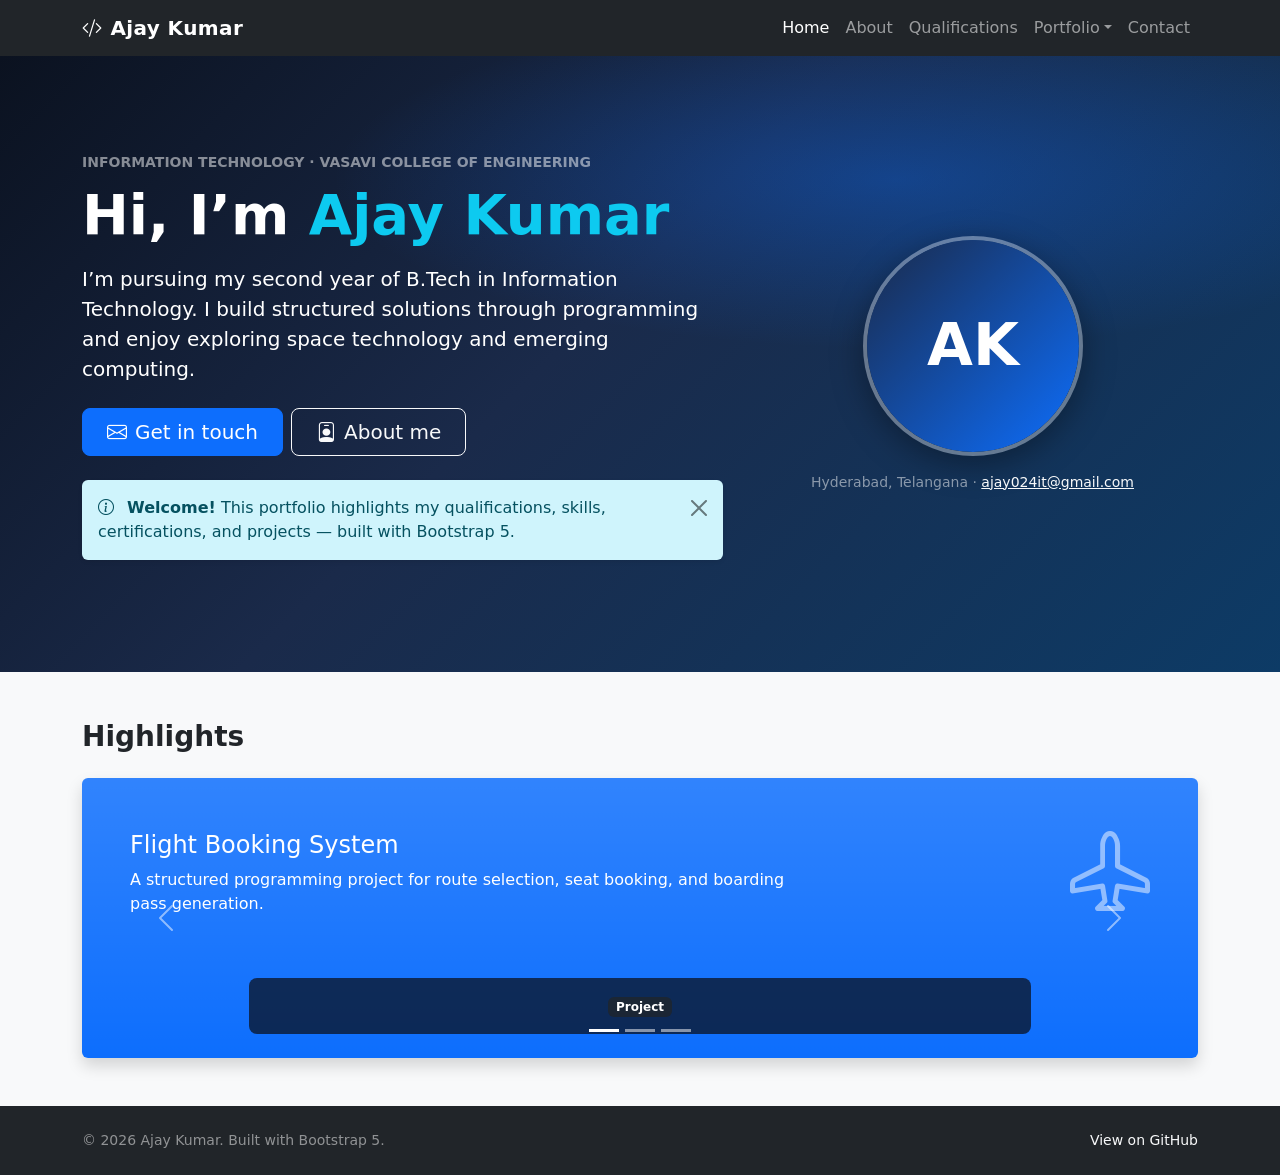
<file: index.html>
<!DOCTYPE html>
<html lang="en">
<head>
  <meta charset="UTF-8">
  <meta name="viewport" content="width=device-width, initial-scale=1">
  <title>Ajay Kumar | Home</title>
  <link href="https://cdn.jsdelivr.net/npm/bootstrap@5.3.3/dist/css/bootstrap.min.css" rel="stylesheet">
  <link rel="stylesheet" href="https://cdn.jsdelivr.net/npm/bootstrap-icons@1.11.3/font/bootstrap-icons.min.css">
  <link href="css/style.css" rel="stylesheet">
</head>
<body>
  <nav class="navbar navbar-expand-lg navbar-dark bg-dark sticky-top">
    <div class="container">
      <a class="navbar-brand" href="index.html"><i class="bi bi-code-slash me-2"></i>Ajay Kumar</a>
      <button class="navbar-toggler" type="button" data-bs-toggle="collapse" data-bs-target="#mainNav" aria-controls="mainNav" aria-expanded="false" aria-label="Toggle navigation">
        <span class="navbar-toggler-icon"></span>
      </button>
      <div class="collapse navbar-collapse" id="mainNav">
        <ul class="navbar-nav ms-auto mb-2 mb-lg-0">
          <li class="nav-item"><a class="nav-link active" aria-current="page" href="index.html">Home</a></li>
          <li class="nav-item"><a class="nav-link" href="about.html">About</a></li>
          <li class="nav-item"><a class="nav-link" href="qualifications.html">Qualifications</a></li>
          <li class="nav-item dropdown">
            <a class="nav-link dropdown-toggle" href="#" id="portfolioDropdown" role="button" data-bs-toggle="dropdown" aria-expanded="false">Portfolio</a>
            <ul class="dropdown-menu dropdown-menu-end" aria-labelledby="portfolioDropdown">
              <li><a class="dropdown-item" href="skills.html"><i class="bi bi-graph-up-arrow me-2"></i>Skills</a></li>
              <li><a class="dropdown-item" href="certifications.html"><i class="bi bi-award me-2"></i>Certifications</a></li>
            </ul>
          </li>
          <li class="nav-item"><a class="nav-link" href="contact.html">Contact</a></li>
        </ul>
      </div>
    </div>
  </nav>

  <header class="hero-section py-5">
    <div class="container hero-content py-lg-5">
      <div class="row align-items-center g-4">
        <div class="col-lg-7">
          <p class="text-uppercase small text-white-50 mb-2 fw-semibold letter-spacing">Information Technology · Vasavi College of Engineering</p>
          <h1 class="display-4 fw-bold mb-3">Hi, I’m <span class="text-info">Ajay Kumar</span></h1>
          <p class="lead text-white-75 mb-4">
            I’m pursuing my second year of B.Tech in Information Technology. I build structured solutions through programming and enjoy exploring space technology and emerging computing.
          </p>
          <div class="d-flex flex-wrap gap-2 mb-4">
            <a class="btn btn-primary btn-lg px-4" href="contact.html"><i class="bi bi-envelope me-2"></i>Get in touch</a>
            <a class="btn btn-outline-light btn-lg px-4" href="about.html"><i class="bi bi-person-badge me-2"></i>About me</a>
          </div>
          <div class="alert alert-info alert-dismissible fade show shadow-sm border-0" role="alert">
            <i class="bi bi-info-circle me-2"></i>
            <strong>Welcome!</strong> This portfolio highlights my qualifications, skills, certifications, and projects — built with Bootstrap 5.
            <button type="button" class="btn-close" data-bs-dismiss="alert" aria-label="Close"></button>
          </div>
        </div>
        <div class="col-lg-5 text-center">
          <img src="assets/avatar.svg" alt="Ajay Kumar" class="img-fluid rounded-circle profile-ring" width="220" height="220">
          <p class="mt-3 mb-0 text-white-50 small">Hyderabad, Telangana · <a class="link-light" href="mailto:ajay024it@gmail.com">ajay024it@gmail.com</a></p>
        </div>
      </div>
    </div>
  </header>

  <main class="py-5 bg-light">
    <div class="container">
      <h2 class="h3 fw-bold mb-4 text-dark">Highlights</h2>
      <div id="homeCarousel" class="carousel slide carousel-fade shadow rounded overflow-hidden" data-bs-ride="carousel">
        <div class="carousel-indicators">
          <button type="button" data-bs-target="#homeCarousel" data-bs-slide-to="0" class="active" aria-current="true" aria-label="Slide 1"></button>
          <button type="button" data-bs-target="#homeCarousel" data-bs-slide-to="1" aria-label="Slide 2"></button>
          <button type="button" data-bs-target="#homeCarousel" data-bs-slide-to="2" aria-label="Slide 3"></button>
        </div>
        <div class="carousel-inner">
          <div class="carousel-item active">
            <div class="bg-primary bg-gradient p-5 text-white" style="min-height: 280px;">
              <div class="row align-items-center h-100">
                <div class="col-md-8">
                  <h3 class="h4">Flight Booking System</h3>
                  <p class="mb-0">A structured programming project for route selection, seat booking, and boarding pass generation.</p>
                </div>
                <div class="col-md-4 text-md-end d-none d-md-block"><i class="bi bi-airplane display-1 opacity-50"></i></div>
              </div>
            </div>
            <div class="carousel-caption d-none d-md-block">
              <span class="badge bg-dark bg-opacity-75">Project</span>
            </div>
          </div>
          <div class="carousel-item">
            <div class="bg-success bg-gradient p-5 text-white" style="min-height: 280px;">
              <div class="row align-items-center h-100">
                <div class="col-md-8">
                  <h3 class="h4">OrionOS</h3>
                  <p class="mb-0">AI-powered intelligent desktop companion with voice, automation, computer vision, and personalized assistance.</p>
                </div>
                <div class="col-md-4 text-md-end d-none d-md-block"><i class="bi bi-robot display-1 opacity-50"></i></div>
              </div>
            </div>
            <div class="carousel-caption d-none d-md-block">
              <span class="badge bg-dark bg-opacity-75">Project</span>
            </div>
          </div>
          <div class="carousel-item">
            <div class="bg-secondary bg-gradient p-5 text-white" style="min-height: 280px;">
              <div class="row align-items-center h-100">
                <div class="col-md-8">
                  <h3 class="h4">Intelligent Pricing System</h3>
                  <p class="mb-0">Java Swing application with Oracle database for dynamic pricing optimization and inventory management.</p>
                </div>
                <div class="col-md-4 text-md-end d-none d-md-block"><i class="bi bi-currency-rupee display-1 opacity-50"></i></div>
              </div>
            </div>
            <div class="carousel-caption d-none d-md-block">
              <span class="badge bg-dark bg-opacity-75">Project</span>
            </div>
          </div>
        </div>
        <button class="carousel-control-prev" type="button" data-bs-target="#homeCarousel" data-bs-slide="prev">
          <span class="carousel-control-prev-icon" aria-hidden="true"></span>
          <span class="visually-hidden">Previous</span>
        </button>
        <button class="carousel-control-next" type="button" data-bs-target="#homeCarousel" data-bs-slide="next">
          <span class="carousel-control-next-icon" aria-hidden="true"></span>
          <span class="visually-hidden">Next</span>
        </button>
      </div>
    </div>
  </main>

  <footer class="bg-dark text-white-50 py-4 mt-0">
    <div class="container small d-flex flex-column flex-md-row justify-content-between align-items-center gap-2">
      <span>© <span id="y"></span> Ajay Kumar. Built with Bootstrap 5.</span>
      <span><a class="link-light text-decoration-none" href="https://github.com/ajay-02-06/portfolio" target="_blank" rel="noopener">View on GitHub</a></span>
    </div>
  </footer>

  <script src="https://cdn.jsdelivr.net/npm/bootstrap@5.3.3/dist/js/bootstrap.bundle.min.js"></script>
  <script>document.getElementById("y").textContent = new Date().getFullYear();</script>
</body>
</html>
</file>
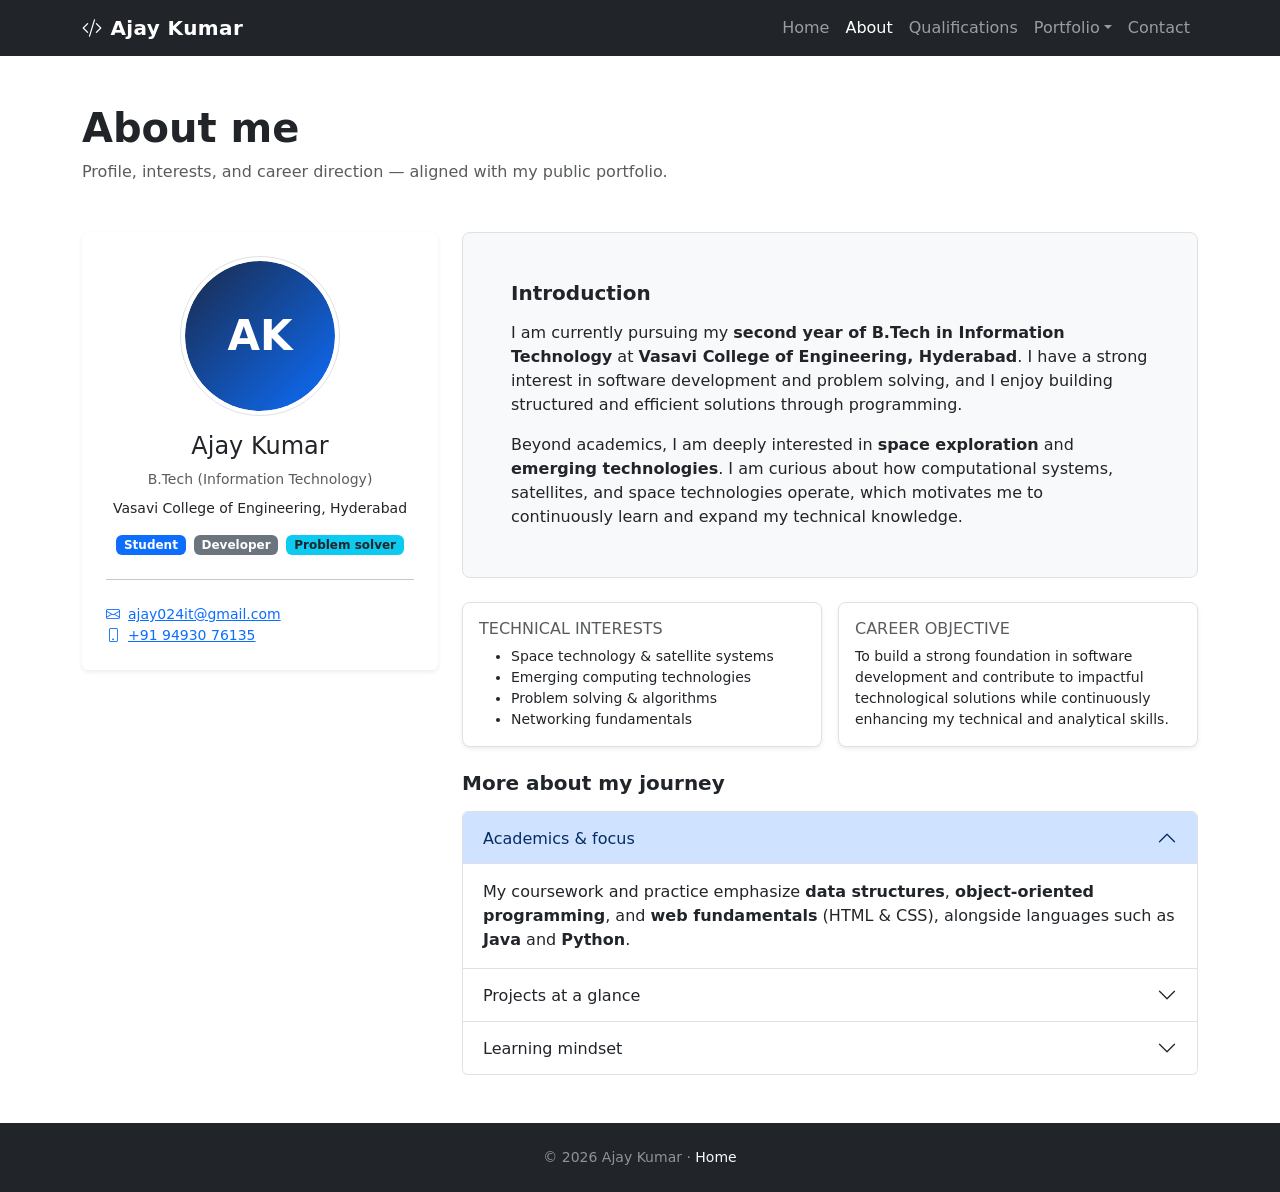
<file: about.html>
<!DOCTYPE html>
<html lang="en">
<head>
  <meta charset="UTF-8">
  <meta name="viewport" content="width=device-width, initial-scale=1">
  <title>About | Ajay Kumar</title>
  <link href="https://cdn.jsdelivr.net/npm/bootstrap@5.3.3/dist/css/bootstrap.min.css" rel="stylesheet">
  <link rel="stylesheet" href="https://cdn.jsdelivr.net/npm/bootstrap-icons@1.11.3/font/bootstrap-icons.min.css">
  <link href="css/style.css" rel="stylesheet">
</head>
<body>
  <nav class="navbar navbar-expand-lg navbar-dark bg-dark sticky-top">
    <div class="container">
      <a class="navbar-brand" href="index.html"><i class="bi bi-code-slash me-2"></i>Ajay Kumar</a>
      <button class="navbar-toggler" type="button" data-bs-toggle="collapse" data-bs-target="#mainNav" aria-controls="mainNav" aria-expanded="false" aria-label="Toggle navigation">
        <span class="navbar-toggler-icon"></span>
      </button>
      <div class="collapse navbar-collapse" id="mainNav">
        <ul class="navbar-nav ms-auto mb-2 mb-lg-0">
          <li class="nav-item"><a class="nav-link" href="index.html">Home</a></li>
          <li class="nav-item"><a class="nav-link active" aria-current="page" href="about.html">About</a></li>
          <li class="nav-item"><a class="nav-link" href="qualifications.html">Qualifications</a></li>
          <li class="nav-item dropdown">
            <a class="nav-link dropdown-toggle" href="#" id="portfolioDropdown" role="button" data-bs-toggle="dropdown" aria-expanded="false">Portfolio</a>
            <ul class="dropdown-menu dropdown-menu-end" aria-labelledby="portfolioDropdown">
              <li><a class="dropdown-item" href="skills.html"><i class="bi bi-graph-up-arrow me-2"></i>Skills</a></li>
              <li><a class="dropdown-item" href="certifications.html"><i class="bi bi-award me-2"></i>Certifications</a></li>
            </ul>
          </li>
          <li class="nav-item"><a class="nav-link" href="contact.html">Contact</a></li>
        </ul>
      </div>
    </div>
  </nav>

  <main class="py-5">
    <div class="container">
      <h1 class="display-6 fw-bold mb-2">About me</h1>
      <p class="text-muted mb-5">Profile, interests, and career direction — aligned with my public portfolio.</p>

      <div class="row g-4 align-items-start">
        <div class="col-lg-4">
          <div class="card shadow-sm border-0 h-100">
            <div class="card-body text-center p-4">
              <img src="assets/avatar.svg" alt="Ajay Kumar" class="rounded-circle img-thumbnail mb-3" width="160" height="160">
              <h2 class="h4 card-title">Ajay Kumar</h2>
              <p class="text-muted small mb-2">B.Tech (Information Technology)</p>
              <p class="small mb-3">Vasavi College of Engineering, Hyderabad</p>
              <div class="d-flex justify-content-center gap-2 flex-wrap">
                <span class="badge text-bg-primary">Student</span>
                <span class="badge text-bg-secondary">Developer</span>
                <span class="badge text-bg-info text-dark">Problem solver</span>
              </div>
              <hr class="my-4">
              <p class="small text-start mb-0">
                <i class="bi bi-envelope me-2 text-primary"></i><a href="mailto:ajay024it@gmail.com">ajay024it@gmail.com</a><br>
                <i class="bi bi-phone me-2 text-primary"></i><a href="tel:+919493076135">+91 94930 76135</a>
              </p>
            </div>
          </div>
        </div>
        <div class="col-lg-8">
          <div class="p-4 p-md-5 bg-light rounded-3 border mb-4">
            <h3 class="h5 fw-bold mb-3">Introduction</h3>
            <p class="mb-3">
              I am currently pursuing my <strong>second year of B.Tech in Information Technology</strong> at <strong>Vasavi College of Engineering, Hyderabad</strong>. I have a strong interest in software development and problem solving, and I enjoy building structured and efficient solutions through programming.
            </p>
            <p class="mb-0">
              Beyond academics, I am deeply interested in <strong>space exploration</strong> and <strong>emerging technologies</strong>. I am curious about how computational systems, satellites, and space technologies operate, which motivates me to continuously learn and expand my technical knowledge.
            </p>
          </div>

          <div class="row g-3 mb-4">
            <div class="col-md-6">
              <div class="border rounded-3 p-3 h-100 bg-white shadow-sm">
                <h4 class="h6 text-uppercase text-muted mb-2">Technical interests</h4>
                <ul class="mb-0 small">
                  <li>Space technology &amp; satellite systems</li>
                  <li>Emerging computing technologies</li>
                  <li>Problem solving &amp; algorithms</li>
                  <li>Networking fundamentals</li>
                </ul>
              </div>
            </div>
            <div class="col-md-6">
              <div class="border rounded-3 p-3 h-100 bg-white shadow-sm">
                <h4 class="h6 text-uppercase text-muted mb-2">Career objective</h4>
                <p class="small mb-0">
                  To build a strong foundation in software development and contribute to impactful technological solutions while continuously enhancing my technical and analytical skills.
                </p>
              </div>
            </div>
          </div>

          <h3 class="h5 fw-bold mb-3">More about my journey</h3>
          <div class="accordion" id="aboutAccordion">
            <div class="accordion-item">
              <h2 class="accordion-header" id="headingOne">
                <button class="accordion-button" type="button" data-bs-toggle="collapse" data-bs-target="#collapseOne" aria-expanded="true" aria-controls="collapseOne">
                  Academics &amp; focus
                </button>
              </h2>
              <div id="collapseOne" class="accordion-collapse collapse show" aria-labelledby="headingOne" data-bs-parent="#aboutAccordion">
                <div class="accordion-body">
                  My coursework and practice emphasize <strong>data structures</strong>, <strong>object-oriented programming</strong>, and <strong>web fundamentals</strong> (HTML &amp; CSS), alongside languages such as <strong>Java</strong> and <strong>Python</strong>.
                </div>
              </div>
            </div>
            <div class="accordion-item">
              <h2 class="accordion-header" id="headingTwo">
                <button class="accordion-button collapsed" type="button" data-bs-toggle="collapse" data-bs-target="#collapseTwo" aria-expanded="false" aria-controls="collapseTwo">
                  Projects at a glance
                </button>
              </h2>
              <div id="collapseTwo" class="accordion-collapse collapse" aria-labelledby="headingTwo" data-bs-parent="#aboutAccordion">
                <div class="accordion-body">
                  <ul class="mb-0">
                    <li><strong>Flight Booking System</strong> — route selection, seats, boarding passes.</li>
                    <li><strong>NGO Donation System</strong> — donation tracking and records.</li>
                    <li><strong>VCE Chatbot</strong> — academic and campus information for Vasavi students.</li>
                  </ul>
                </div>
              </div>
            </div>
            <div class="accordion-item">
              <h2 class="accordion-header" id="headingThree">
                <button class="accordion-button collapsed" type="button" data-bs-toggle="collapse" data-bs-target="#collapseThree" aria-expanded="false" aria-controls="collapseThree">
                  Learning mindset
                </button>
              </h2>
              <div id="collapseThree" class="accordion-collapse collapse" aria-labelledby="headingThree" data-bs-parent="#aboutAccordion">
                <div class="accordion-body">
                  I enjoy turning complex problems into clear steps — whether in code, coursework, or exploring how networks and space systems work. Certifications from <strong>NPTEL</strong> and <strong>Cisco Networking Academy</strong> complement my formal degree.
                </div>
              </div>
            </div>
          </div>
        </div>
      </div>
    </div>
  </main>

  <footer class="bg-dark text-white-50 py-4">
    <div class="container small text-center">
      © <span id="y"></span> Ajay Kumar · <a class="link-light text-decoration-none" href="index.html">Home</a>
    </div>
  </footer>

  <script src="https://cdn.jsdelivr.net/npm/bootstrap@5.3.3/dist/js/bootstrap.bundle.min.js"></script>
  <script>document.getElementById("y").textContent = new Date().getFullYear();</script>
</body>
</html>
</file>
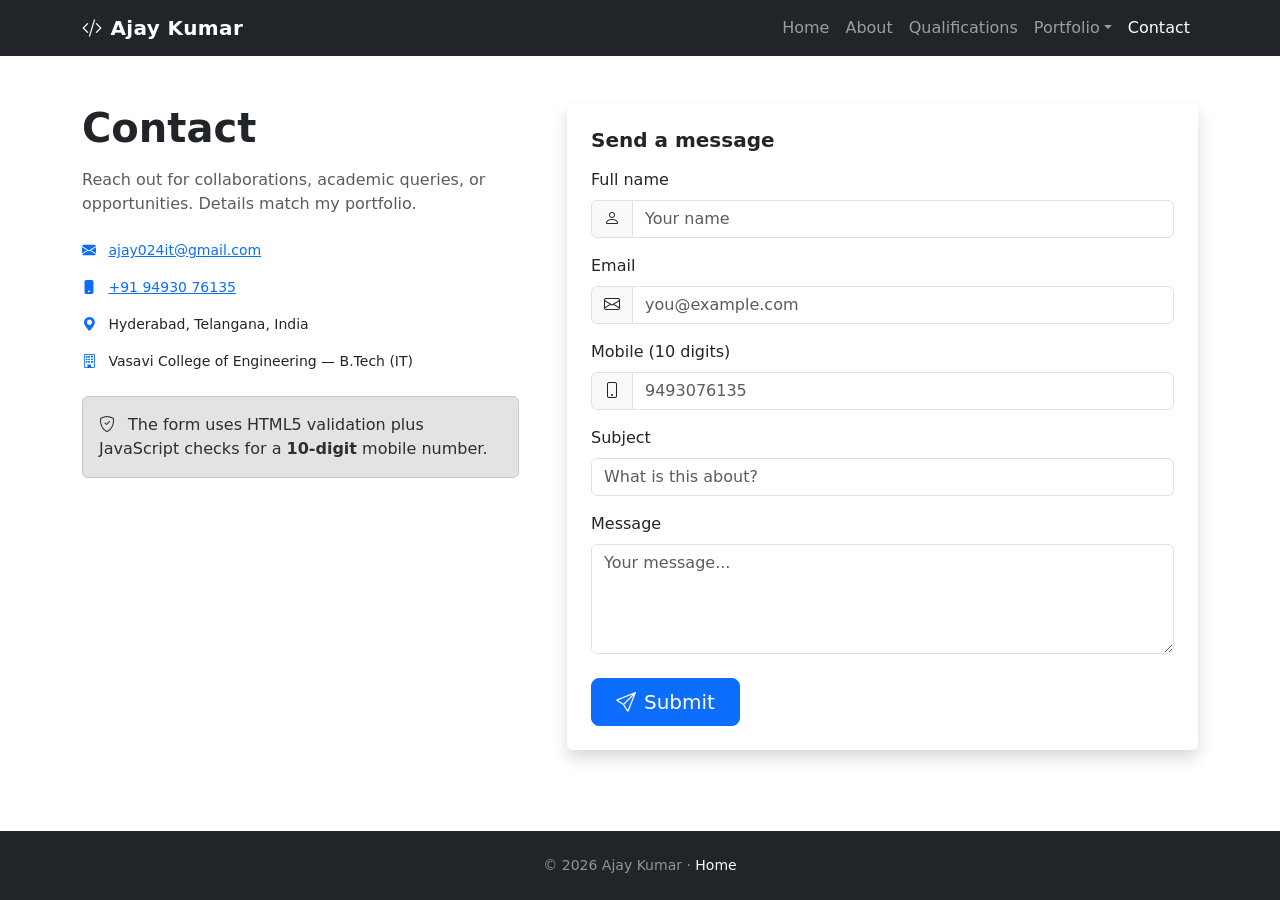
<file: contact.html>
<!DOCTYPE html>
<html lang="en">
<head>
  <meta charset="UTF-8">
  <meta name="viewport" content="width=device-width, initial-scale=1">
  <title>Contact | Ajay Kumar</title>
  <link href="https://cdn.jsdelivr.net/npm/bootstrap@5.3.3/dist/css/bootstrap.min.css" rel="stylesheet">
  <link rel="stylesheet" href="https://cdn.jsdelivr.net/npm/bootstrap-icons@1.11.3/font/bootstrap-icons.min.css">
  <link href="css/style.css" rel="stylesheet">
</head>
<body>
  <nav class="navbar navbar-expand-lg navbar-dark bg-dark sticky-top">
    <div class="container">
      <a class="navbar-brand" href="index.html"><i class="bi bi-code-slash me-2"></i>Ajay Kumar</a>
      <button class="navbar-toggler" type="button" data-bs-toggle="collapse" data-bs-target="#mainNav" aria-controls="mainNav" aria-expanded="false" aria-label="Toggle navigation">
        <span class="navbar-toggler-icon"></span>
      </button>
      <div class="collapse navbar-collapse" id="mainNav">
        <ul class="navbar-nav ms-auto mb-2 mb-lg-0">
          <li class="nav-item"><a class="nav-link" href="index.html">Home</a></li>
          <li class="nav-item"><a class="nav-link" href="about.html">About</a></li>
          <li class="nav-item"><a class="nav-link" href="qualifications.html">Qualifications</a></li>
          <li class="nav-item dropdown">
            <a class="nav-link dropdown-toggle" href="#" id="portfolioDropdown" role="button" data-bs-toggle="dropdown" aria-expanded="false">Portfolio</a>
            <ul class="dropdown-menu dropdown-menu-end" aria-labelledby="portfolioDropdown">
              <li><a class="dropdown-item" href="skills.html"><i class="bi bi-graph-up-arrow me-2"></i>Skills</a></li>
              <li><a class="dropdown-item" href="certifications.html"><i class="bi bi-award me-2"></i>Certifications</a></li>
            </ul>
          </li>
          <li class="nav-item"><a class="nav-link active" aria-current="page" href="contact.html">Contact</a></li>
        </ul>
      </div>
    </div>
  </nav>

  <main class="py-5">
    <div class="container">
      <div class="row g-5">
        <div class="col-lg-5">
          <h1 class="display-6 fw-bold mb-3">Contact</h1>
          <p class="text-muted mb-4">Reach out for collaborations, academic queries, or opportunities. Details match my portfolio.</p>
          <ul class="list-unstyled small">
            <li class="mb-3">
              <i class="bi bi-envelope-fill text-primary me-2"></i>
              <a href="mailto:ajay024it@gmail.com">ajay024it@gmail.com</a>
            </li>
            <li class="mb-3">
              <i class="bi bi-phone-fill text-primary me-2"></i>
              <a href="tel:+919493076135">+91 94930 76135</a>
            </li>
            <li class="mb-3">
              <i class="bi bi-geo-alt-fill text-primary me-2"></i>
              Hyderabad, Telangana, India
            </li>
            <li>
              <i class="bi bi-building text-primary me-2"></i>
              Vasavi College of Engineering — B.Tech (IT)
            </li>
          </ul>
          <div class="alert alert-secondary mt-4 mb-0" role="alert">
            <i class="bi bi-shield-check me-2"></i>
            The form uses HTML5 validation plus JavaScript checks for a <strong>10-digit</strong> mobile number.
          </div>
        </div>
        <div class="col-lg-7">
          <div class="card shadow border-0">
            <div class="card-body p-4">
              <h2 class="h5 fw-bold mb-3">Send a message</h2>
              <form id="contactForm" class="needs-validation" novalidate>
                <div class="mb-3">
                  <label for="fullName" class="form-label">Full name</label>
                  <div class="input-group has-validation">
                    <span class="input-group-text" id="addon-name"><i class="bi bi-person"></i></span>
                    <input type="text" class="form-control" id="fullName" name="fullName" placeholder="Your name" required aria-describedby="addon-name" autocomplete="name">
                    <div class="invalid-feedback">Please enter your name.</div>
                  </div>
                </div>
                <div class="mb-3">
                  <label for="email" class="form-label">Email</label>
                  <div class="input-group has-validation">
                    <span class="input-group-text" id="addon-email"><i class="bi bi-envelope"></i></span>
                    <input type="email" class="form-control" id="email" name="email" placeholder="you@example.com" required aria-describedby="addon-email" autocomplete="email">
                    <div class="invalid-feedback">Enter a valid email address.</div>
                  </div>
                </div>
                <div class="mb-3">
                  <label for="phone" class="form-label">Mobile (10 digits)</label>
                  <div class="input-group has-validation">
                    <span class="input-group-text" id="addon-phone"><i class="bi bi-phone"></i></span>
                    <input type="tel" class="form-control" id="phone" name="phone" placeholder="9493076135" inputmode="numeric" pattern="[0-9]{10}" maxlength="10" required aria-describedby="addon-phone" autocomplete="tel-national">
                    <div class="invalid-feedback">Enter a valid 10-digit mobile number.</div>
                  </div>
                  <div id="phoneFeedback" class="form-invalid-feedback"></div>
                </div>
                <div class="mb-3">
                  <label for="subject" class="form-label">Subject</label>
                  <input type="text" class="form-control" id="subject" name="subject" placeholder="What is this about?" required>
                  <div class="invalid-feedback">Please add a subject.</div>
                </div>
                <div class="mb-4">
                  <label for="message" class="form-label">Message</label>
                  <textarea class="form-control" id="message" name="message" rows="4" placeholder="Your message..." required></textarea>
                  <div class="invalid-feedback">Please write a short message.</div>
                </div>
                <button type="submit" class="btn btn-primary btn-lg px-4">
                  <i class="bi bi-send me-2"></i>Submit
                </button>
              </form>
            </div>
          </div>
        </div>
      </div>
    </div>
  </main>

  <div class="modal fade" id="submitSuccessModal" tabindex="-1" aria-labelledby="submitSuccessLabel" aria-hidden="true">
    <div class="modal-dialog modal-dialog-centered">
      <div class="modal-content">
        <div class="modal-header border-0 pb-0">
          <h2 class="modal-title fs-5" id="submitSuccessLabel">Validation passed</h2>
          <button type="button" class="btn-close" data-bs-dismiss="modal" aria-label="Close"></button>
        </div>
        <div class="modal-body">
          <p class="mb-0">All fields are valid and your mobile number has 10 digits. In a live deployment you would connect this form to a backend or email service; for the assignment, client-side validation is complete.</p>
        </div>
        <div class="modal-footer border-0 pt-0">
          <button type="button" class="btn btn-primary" data-bs-dismiss="modal">OK</button>
        </div>
      </div>
    </div>
  </div>

  <footer class="bg-dark text-white-50 py-4">
    <div class="container small text-center">
      © <span id="y"></span> Ajay Kumar · <a class="link-light text-decoration-none" href="index.html">Home</a>
    </div>
  </footer>

  <script src="https://cdn.jsdelivr.net/npm/bootstrap@5.3.3/dist/js/bootstrap.bundle.min.js"></script>
  <script>document.getElementById("y").textContent = new Date().getFullYear();</script>
  <script src="js/contact.js"></script>
</body>
</html>
</file>
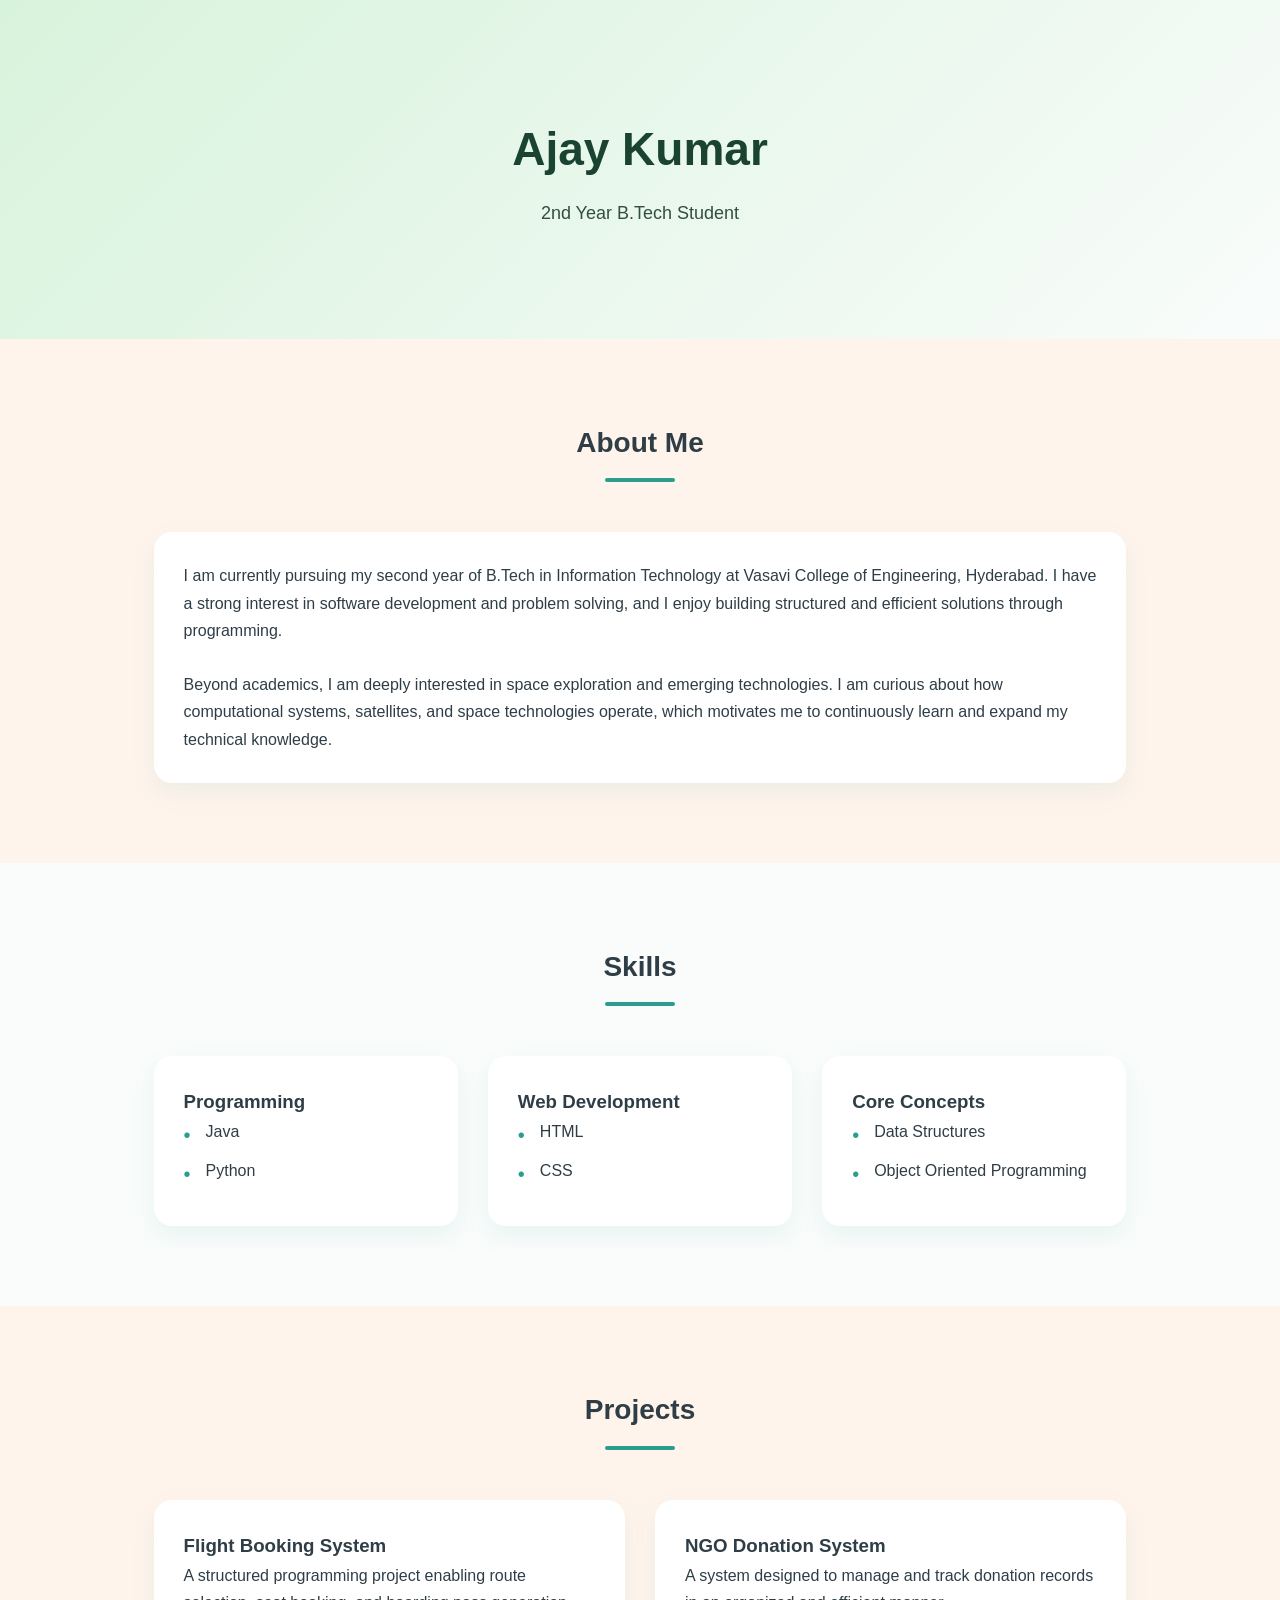
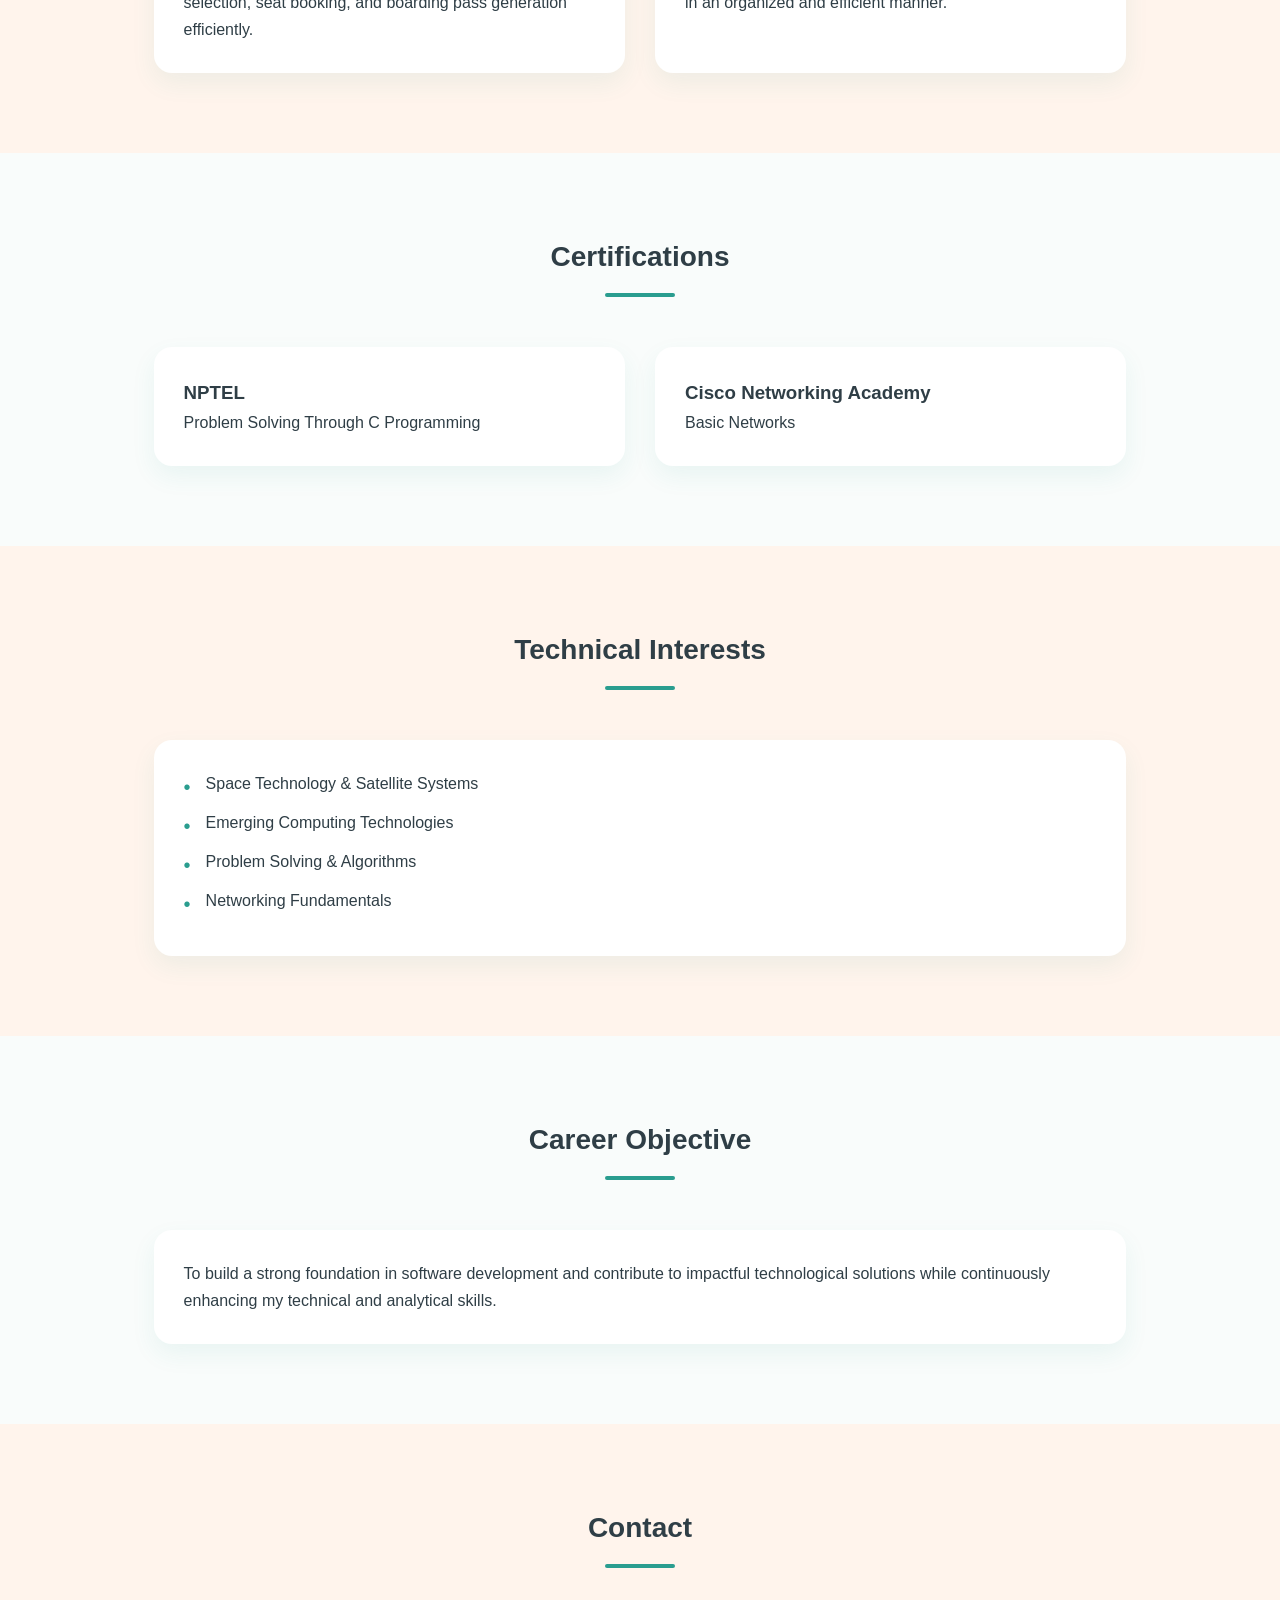
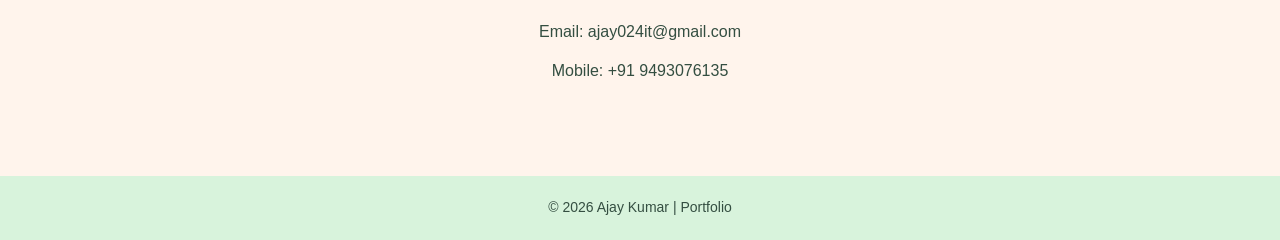
<file: portfilo.html>
<!DOCTYPE html>
<html lang="en">
<head>
<meta charset="UTF-8">
<meta name="viewport" content="width=device-width, initial-scale=1.0">
<title>Ajay Kumar | Portfolio</title>

<style>

*{
    margin:0;
    padding:0;
    box-sizing:border-box;
    font-family:'Segoe UI', sans-serif;
    scroll-behavior:smooth;
}

body{
    background:#f9fcfb; /* very light teal white */
    color:#2f3e46;
    line-height:1.7;
}

section{
    padding:80px 12%;
}

section:nth-child(even){
    background:#fff4ec; /* soft peach */
}

h1,h2,h3{
    font-weight:600;
}

/* HEADER */
header{
    background:linear-gradient(135deg,#d8f3dc,#f9fcfb);
    text-align:center;
    padding:110px 20px;
}

header h1{
    font-size:46px;
    color:#1b4332;
}

header p{
    margin-top:10px;
    font-size:18px;
    color:#344e41;
}

/* SECTION TITLE */
.section-title{
    text-align:center;
    font-size:28px;
    margin-bottom:50px;
    position:relative;
}

.section-title::after{
    content:"";
    width:70px;
    height:4px;
    background:#2a9d8f; /* teal accent */
    display:block;
    margin:12px auto;
    border-radius:6px;
}

/* CARDS */
.card-container{
    display:grid;
    grid-template-columns:repeat(auto-fit,minmax(280px,1fr));
    gap:30px;
}

.card{
    background:#ffffff;
    padding:30px;
    border-radius:18px;
    box-shadow:0 10px 25px rgba(42,157,143,0.08);
    transition:0.3s ease;
}

.card:hover{
    transform:translateY(-8px);
    box-shadow:0 18px 35px rgba(42,157,143,0.18);
}

/* LIST */
ul{
    list-style:none;
}

ul li{
    margin-bottom:12px;
    padding-left:22px;
    position:relative;
}

ul li::before{
    content:"•";
    position:absolute;
    left:0;
    color:#2a9d8f;
    font-size:20px;
}

/* CONTACT */
.contact{
    text-align:center;
}

.contact p{
    margin:12px 0;
    font-size:16px;
    color:#344e41;
}

/* FOOTER */
footer{
    text-align:center;
    padding:20px;
    background:#d8f3dc;
    color:#344e41;
    font-size:14px;
}

/* RESPONSIVE */
@media(max-width:768px){
    header h1{
        font-size:34px;
    }
}

</style>
</head>

<body>

<!-- 1. HEADER -->
<header>
    <h1>Ajay Kumar</h1>
    <p>2nd Year B.Tech Student</p>
</header>

<!-- 2. ABOUT -->
<section>
    <h2 class="section-title">About Me</h2>
    <div class="card">
        <p>
            I am currently pursuing my second year of B.Tech in Information Technology 
            at Vasavi College of Engineering, Hyderabad. I have a strong interest in 
            software development and problem solving, and I enjoy building structured 
            and efficient solutions through programming.
            <br><br>
            Beyond academics, I am deeply interested in space exploration and emerging 
            technologies. I am curious about how computational systems, satellites, 
            and space technologies operate, which motivates me to continuously learn 
            and expand my technical knowledge.
        </p>
    </div>
</section>

<!-- 3. SKILLS -->
<section>
    <h2 class="section-title">Skills</h2>
    <div class="card-container">
        <div class="card">
            <h3>Programming</h3>
            <ul>
                <li>Java</li>
                <li>Python</li>
            </ul>
        </div>

        <div class="card">
            <h3>Web Development</h3>
            <ul>
                <li>HTML</li>
                <li>CSS</li>
            </ul>
        </div>

        <div class="card">
            <h3>Core Concepts</h3>
            <ul>
                <li>Data Structures</li>
                <li>Object Oriented Programming</li>
            </ul>
        </div>
    </div>
</section>

<!-- 4. PROJECTS -->
<section>
    <h2 class="section-title">Projects</h2>
    <div class="card-container">
        <div class="card">
            <h3>Flight Booking System</h3>
            <p>
                A structured programming project enabling route selection, 
                seat booking, and boarding pass generation efficiently.
            </p>
        </div>

        <div class="card">
            <h3>NGO Donation System</h3>
            <p>
                A system designed to manage and track donation records 
                in an organized and efficient manner.
            </p>
        </div>
    </div>
</section>

<!-- 5. CERTIFICATIONS -->
<section>
    <h2 class="section-title">Certifications</h2>
    <div class="card-container">
        <div class="card">
            <h3>NPTEL</h3>
            <p>Problem Solving Through C Programming</p>
        </div>

        <div class="card">
            <h3>Cisco Networking Academy</h3>
            <p>Basic Networks</p>
        </div>
    </div>
</section>

<!-- 6. TECHNICAL INTERESTS -->
<section>
    <h2 class="section-title">Technical Interests</h2>
    <div class="card">
        <ul>
            <li>Space Technology & Satellite Systems</li>
            <li>Emerging Computing Technologies</li>
            <li>Problem Solving & Algorithms</li>
            <li>Networking Fundamentals</li>
        </ul>
    </div>
</section>

<!-- 7. CAREER OBJECTIVE -->
<section>
    <h2 class="section-title">Career Objective</h2>
    <div class="card">
        <p>
            To build a strong foundation in software development and contribute 
            to impactful technological solutions while continuously enhancing my 
            technical and analytical skills.
        </p>
    </div>
</section>

<!-- 8. CONTACT -->
<section class="contact">
    <h2 class="section-title">Contact</h2>
    <p>Email: ajay024it@gmail.com</p>
    <p>Mobile: +91 9493076135</p>
</section>

<footer>
    © 2026 Ajay Kumar | Portfolio
</footer>

</body>
</html>
</file>
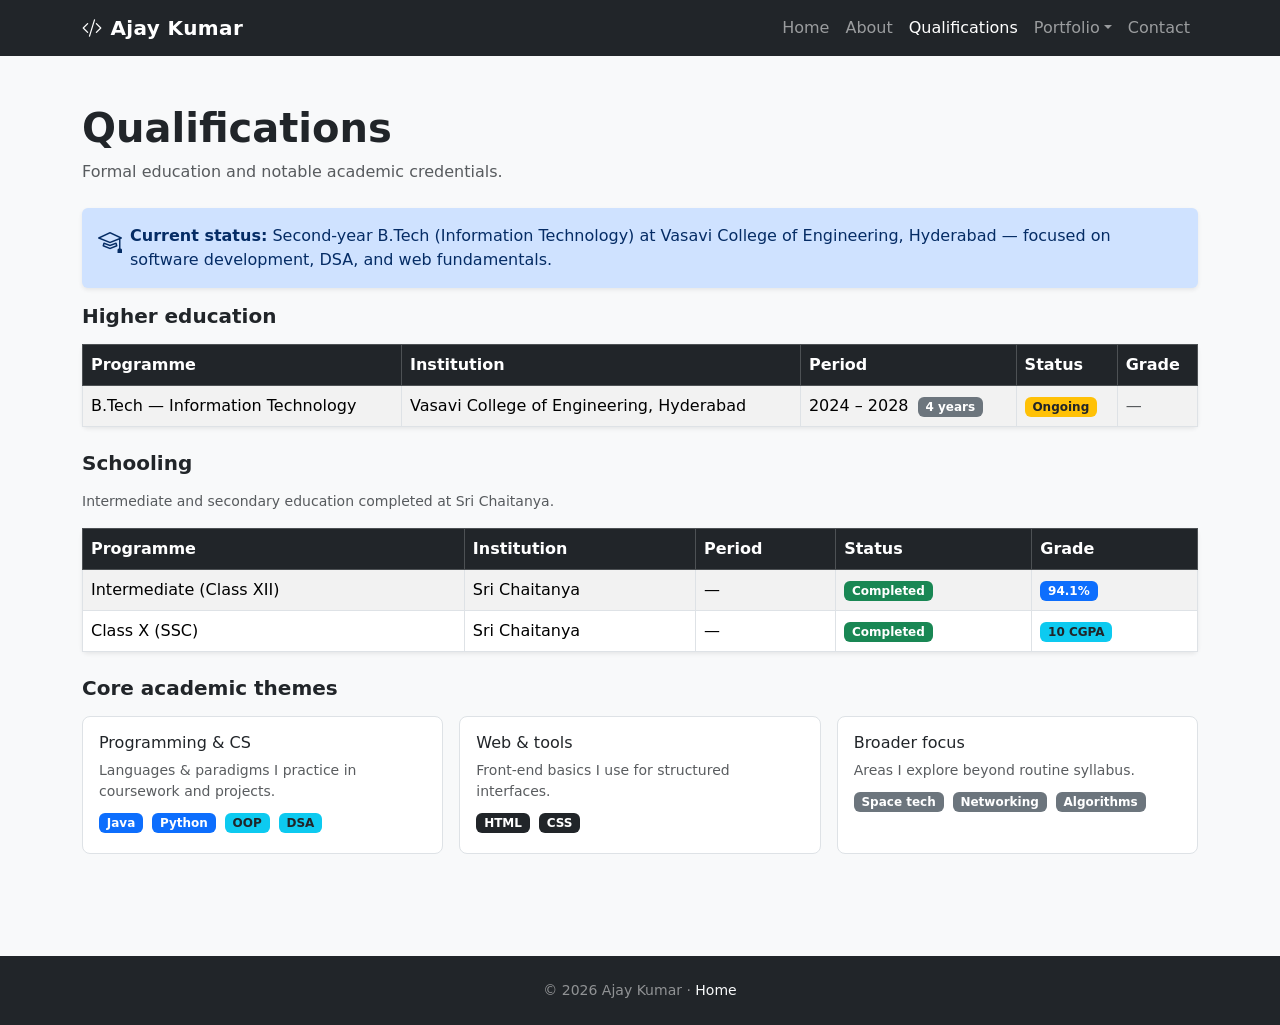
<file: qualifications.html>
<!DOCTYPE html>
<html lang="en">
<head>
  <meta charset="UTF-8">
  <meta name="viewport" content="width=device-width, initial-scale=1">
  <title>Qualifications | Ajay Kumar</title>
  <link href="https://cdn.jsdelivr.net/npm/bootstrap@5.3.3/dist/css/bootstrap.min.css" rel="stylesheet">
  <link rel="stylesheet" href="https://cdn.jsdelivr.net/npm/bootstrap-icons@1.11.3/font/bootstrap-icons.min.css">
  <link href="css/style.css" rel="stylesheet">
</head>
<body>
  <nav class="navbar navbar-expand-lg navbar-dark bg-dark sticky-top">
    <div class="container">
      <a class="navbar-brand" href="index.html"><i class="bi bi-code-slash me-2"></i>Ajay Kumar</a>
      <button class="navbar-toggler" type="button" data-bs-toggle="collapse" data-bs-target="#mainNav" aria-controls="mainNav" aria-expanded="false" aria-label="Toggle navigation">
        <span class="navbar-toggler-icon"></span>
      </button>
      <div class="collapse navbar-collapse" id="mainNav">
        <ul class="navbar-nav ms-auto mb-2 mb-lg-0">
          <li class="nav-item"><a class="nav-link" href="index.html">Home</a></li>
          <li class="nav-item"><a class="nav-link" href="about.html">About</a></li>
          <li class="nav-item"><a class="nav-link active" aria-current="page" href="qualifications.html">Qualifications</a></li>
          <li class="nav-item dropdown">
            <a class="nav-link dropdown-toggle" href="#" id="portfolioDropdown" role="button" data-bs-toggle="dropdown" aria-expanded="false">Portfolio</a>
            <ul class="dropdown-menu dropdown-menu-end" aria-labelledby="portfolioDropdown">
              <li><a class="dropdown-item" href="skills.html"><i class="bi bi-graph-up-arrow me-2"></i>Skills</a></li>
              <li><a class="dropdown-item" href="certifications.html"><i class="bi bi-award me-2"></i>Certifications</a></li>
            </ul>
          </li>
          <li class="nav-item"><a class="nav-link" href="contact.html">Contact</a></li>
        </ul>
      </div>
    </div>
  </nav>

  <main class="py-5 bg-light min-vh-100">
    <div class="container">
      <h1 class="display-6 fw-bold mb-2">Qualifications</h1>
      <p class="text-muted mb-4">Formal education and notable academic credentials.</p>

      <div class="alert alert-primary border-0 shadow-sm d-flex align-items-start gap-2" role="alert">
        <i class="bi bi-mortarboard fs-4"></i>
        <div>
          <strong>Current status:</strong> Second-year B.Tech (Information Technology) at Vasavi College of Engineering, Hyderabad — focused on software development, DSA, and web fundamentals.
        </div>
      </div>

      <h2 class="h5 fw-bold mb-3">Higher education</h2>
      <div class="card shadow-sm border-0 mb-4">
        <div class="card-body p-0">
          <div class="table-responsive">
            <table class="table table-striped table-bordered table-hover mb-0 align-middle">
              <thead class="table-dark">
                <tr>
                  <th scope="col">Programme</th>
                  <th scope="col">Institution</th>
                  <th scope="col">Period</th>
                  <th scope="col">Status</th>
                  <th scope="col">Grade</th>
                </tr>
              </thead>
              <tbody>
                <tr>
                  <td>B.Tech — Information Technology</td>
                  <td>Vasavi College of Engineering, Hyderabad</td>
                  <td>2024 – 2028 <span class="badge bg-secondary ms-1">4 years</span></td>
                  <td><span class="badge text-bg-warning text-dark">Ongoing</span></td>
                  <td><span class="text-muted">—</span></td>
                </tr>
              </tbody>
            </table>
          </div>
        </div>
      </div>

      <h2 class="h5 fw-bold mb-3">Schooling</h2>
      <p class="text-muted small mb-3">Intermediate and secondary education completed at Sri Chaitanya.</p>
      <div class="card shadow-sm border-0 mb-4">
        <div class="card-body p-0">
          <div class="table-responsive">
            <table class="table table-striped table-bordered table-hover mb-0 align-middle">
              <thead class="table-dark">
                <tr>
                  <th scope="col">Programme</th>
                  <th scope="col">Institution</th>
                  <th scope="col">Period</th>
                  <th scope="col">Status</th>
                  <th scope="col">Grade</th>
                </tr>
              </thead>
              <tbody>
                <tr>
                  <td>Intermediate (Class XII)</td>
                  <td>Sri Chaitanya</td>
                  <td>—</td>
                  <td><span class="badge text-bg-success">Completed</span></td>
                  <td><span class="badge text-bg-primary">94.1%</span></td>
                </tr>
                <tr>
                  <td>Class X (SSC)</td>
                  <td>Sri Chaitanya</td>
                  <td>—</td>
                  <td><span class="badge text-bg-success">Completed</span></td>
                  <td><span class="badge text-bg-info text-dark">10 CGPA</span></td>
                </tr>
              </tbody>
            </table>
          </div>
        </div>
      </div>

      <h2 class="h5 fw-bold mb-3">Core academic themes</h2>
      <div class="row g-3">
        <div class="col-md-4">
          <div class="border rounded-3 p-3 bg-white h-100">
            <h3 class="h6">Programming &amp; CS</h3>
            <p class="small text-muted mb-2">Languages &amp; paradigms I practice in coursework and projects.</p>
            <span class="badge bg-primary me-1 mb-1">Java</span>
            <span class="badge bg-primary me-1 mb-1">Python</span>
            <span class="badge bg-info text-dark me-1 mb-1">OOP</span>
            <span class="badge bg-info text-dark me-1 mb-1">DSA</span>
          </div>
        </div>
        <div class="col-md-4">
          <div class="border rounded-3 p-3 bg-white h-100">
            <h3 class="h6">Web &amp; tools</h3>
            <p class="small text-muted mb-2">Front-end basics I use for structured interfaces.</p>
            <span class="badge bg-dark me-1 mb-1">HTML</span>
            <span class="badge bg-dark me-1 mb-1">CSS</span>
          </div>
        </div>
        <div class="col-md-4">
          <div class="border rounded-3 p-3 bg-white h-100">
            <h3 class="h6">Broader focus</h3>
            <p class="small text-muted mb-2">Areas I explore beyond routine syllabus.</p>
            <span class="badge bg-secondary me-1 mb-1">Space tech</span>
            <span class="badge bg-secondary me-1 mb-1">Networking</span>
            <span class="badge bg-secondary me-1 mb-1">Algorithms</span>
          </div>
        </div>
      </div>
    </div>
  </main>

  <footer class="bg-dark text-white-50 py-4">
    <div class="container small text-center">
      © <span id="y"></span> Ajay Kumar · <a class="link-light text-decoration-none" href="index.html">Home</a>
    </div>
  </footer>

  <script src="https://cdn.jsdelivr.net/npm/bootstrap@5.3.3/dist/js/bootstrap.bundle.min.js"></script>
  <script>document.getElementById("y").textContent = new Date().getFullYear();</script>
</body>
</html>
</file>
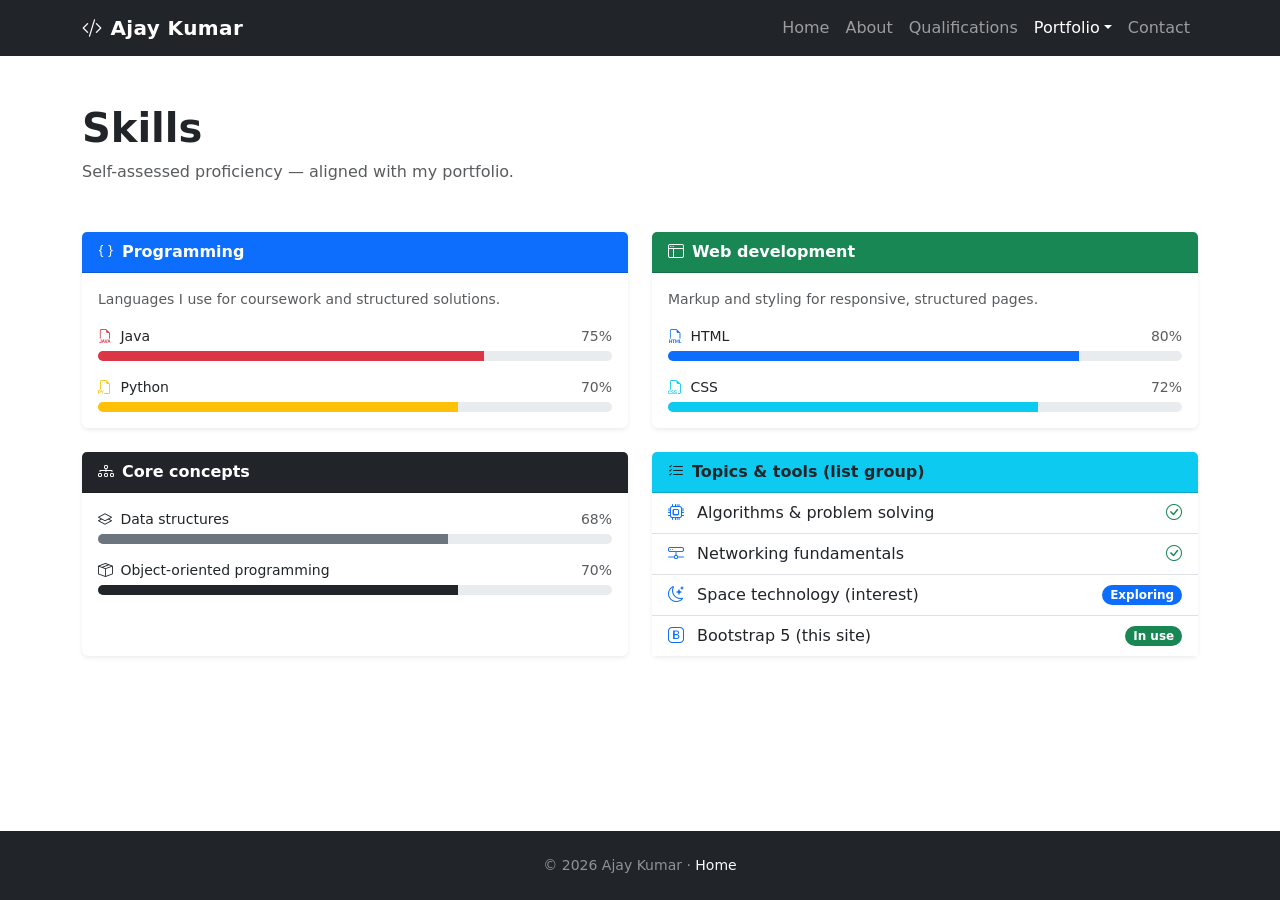
<file: skills.html>
<!DOCTYPE html>
<html lang="en">
<head>
  <meta charset="UTF-8">
  <meta name="viewport" content="width=device-width, initial-scale=1">
  <title>Skills | Ajay Kumar</title>
  <link href="https://cdn.jsdelivr.net/npm/bootstrap@5.3.3/dist/css/bootstrap.min.css" rel="stylesheet">
  <link rel="stylesheet" href="https://cdn.jsdelivr.net/npm/bootstrap-icons@1.11.3/font/bootstrap-icons.min.css">
  <link href="css/style.css" rel="stylesheet">
</head>
<body>
  <nav class="navbar navbar-expand-lg navbar-dark bg-dark sticky-top">
    <div class="container">
      <a class="navbar-brand" href="index.html"><i class="bi bi-code-slash me-2"></i>Ajay Kumar</a>
      <button class="navbar-toggler" type="button" data-bs-toggle="collapse" data-bs-target="#mainNav" aria-controls="mainNav" aria-expanded="false" aria-label="Toggle navigation">
        <span class="navbar-toggler-icon"></span>
      </button>
      <div class="collapse navbar-collapse" id="mainNav">
        <ul class="navbar-nav ms-auto mb-2 mb-lg-0">
          <li class="nav-item"><a class="nav-link" href="index.html">Home</a></li>
          <li class="nav-item"><a class="nav-link" href="about.html">About</a></li>
          <li class="nav-item"><a class="nav-link" href="qualifications.html">Qualifications</a></li>
          <li class="nav-item dropdown">
            <a class="nav-link dropdown-toggle active" href="#" id="portfolioDropdown" role="button" data-bs-toggle="dropdown" aria-expanded="false">Portfolio</a>
            <ul class="dropdown-menu dropdown-menu-end" aria-labelledby="portfolioDropdown">
              <li><a class="dropdown-item active" href="skills.html"><i class="bi bi-graph-up-arrow me-2"></i>Skills</a></li>
              <li><a class="dropdown-item" href="certifications.html"><i class="bi bi-award me-2"></i>Certifications</a></li>
            </ul>
          </li>
          <li class="nav-item"><a class="nav-link" href="contact.html">Contact</a></li>
        </ul>
      </div>
    </div>
  </nav>

  <main class="py-5">
    <div class="container">
      <h1 class="display-6 fw-bold mb-2">Skills</h1>
      <p class="text-muted mb-5">Self-assessed proficiency — aligned with my portfolio.</p>

      <div class="row g-4">
        <div class="col-lg-6">
          <div class="card shadow-sm border-0 h-100">
            <div class="card-header bg-primary text-white fw-semibold">
              <i class="bi bi-braces me-2"></i>Programming
            </div>
            <div class="card-body">
              <p class="small text-muted mb-3">Languages I use for coursework and structured solutions.</p>
              <div class="mb-3">
                <div class="d-flex justify-content-between small mb-1">
                  <span><i class="bi bi-filetype-java text-danger me-1"></i> Java</span>
                  <span class="text-muted">75%</span>
                </div>
                <div class="progress" style="height: 10px;">
                  <div class="progress-bar bg-danger" role="progressbar" style="width: 75%;" aria-valuenow="75" aria-valuemin="0" aria-valuemax="100"></div>
                </div>
              </div>
              <div class="mb-0">
                <div class="d-flex justify-content-between small mb-1">
                  <span><i class="bi bi-filetype-py text-warning me-1"></i> Python</span>
                  <span class="text-muted">70%</span>
                </div>
                <div class="progress" style="height: 10px;">
                  <div class="progress-bar bg-warning" role="progressbar" style="width: 70%;" aria-valuenow="70" aria-valuemin="0" aria-valuemax="100"></div>
                </div>
              </div>
            </div>
          </div>
        </div>
        <div class="col-lg-6">
          <div class="card shadow-sm border-0 h-100">
            <div class="card-header bg-success text-white fw-semibold">
              <i class="bi bi-window-sidebar me-2"></i>Web development
            </div>
            <div class="card-body">
              <p class="small text-muted mb-3">Markup and styling for responsive, structured pages.</p>
              <div class="mb-3">
                <div class="d-flex justify-content-between small mb-1">
                  <span><i class="bi bi-filetype-html text-primary me-1"></i> HTML</span>
                  <span class="text-muted">80%</span>
                </div>
                <div class="progress" style="height: 10px;">
                  <div class="progress-bar bg-primary" role="progressbar" style="width: 80%;" aria-valuenow="80" aria-valuemin="0" aria-valuemax="100"></div>
                </div>
              </div>
              <div class="mb-0">
                <div class="d-flex justify-content-between small mb-1">
                  <span><i class="bi bi-filetype-css text-info me-1"></i> CSS</span>
                  <span class="text-muted">72%</span>
                </div>
                <div class="progress" style="height: 10px;">
                  <div class="progress-bar bg-info" role="progressbar" style="width: 72%;" aria-valuenow="72" aria-valuemin="0" aria-valuemax="100"></div>
                </div>
              </div>
            </div>
          </div>
        </div>
        <div class="col-lg-6">
          <div class="card shadow-sm border-0 h-100">
            <div class="card-header bg-dark text-white fw-semibold">
              <i class="bi bi-diagram-3 me-2"></i>Core concepts
            </div>
            <div class="card-body">
              <div class="mb-3">
                <div class="d-flex justify-content-between small mb-1">
                  <span><i class="bi bi-layers me-1"></i> Data structures</span>
                  <span class="text-muted">68%</span>
                </div>
                <div class="progress" style="height: 10px;">
                  <div class="progress-bar bg-secondary" role="progressbar" style="width: 68%;" aria-valuenow="68" aria-valuemin="0" aria-valuemax="100"></div>
                </div>
              </div>
              <div class="mb-0">
                <div class="d-flex justify-content-between small mb-1">
                  <span><i class="bi bi-box-seam me-1"></i> Object-oriented programming</span>
                  <span class="text-muted">70%</span>
                </div>
                <div class="progress" style="height: 10px;">
                  <div class="progress-bar bg-dark" role="progressbar" style="width: 70%;" aria-valuenow="70" aria-valuemin="0" aria-valuemax="100"></div>
                </div>
              </div>
            </div>
          </div>
        </div>
        <div class="col-lg-6">
          <div class="card shadow-sm border-0 h-100">
            <div class="card-header bg-info text-dark fw-semibold">
              <i class="bi bi-list-check me-2"></i>Topics &amp; tools (list group)
            </div>
            <div class="card-body p-0">
              <ul class="list-group list-group-flush">
                <li class="list-group-item d-flex justify-content-between align-items-center">
                  <span><i class="bi bi-cpu me-2 text-primary"></i> Algorithms &amp; problem solving</span>
                  <i class="bi bi-check-circle text-success"></i>
                </li>
                <li class="list-group-item d-flex justify-content-between align-items-center">
                  <span><i class="bi bi-hdd-network me-2 text-primary"></i> Networking fundamentals</span>
                  <i class="bi bi-check-circle text-success"></i>
                </li>
                <li class="list-group-item d-flex justify-content-between align-items-center">
                  <span><i class="bi bi-moon-stars me-2 text-primary"></i> Space technology (interest)</span>
                  <span class="badge bg-primary rounded-pill">Exploring</span>
                </li>
                <li class="list-group-item d-flex justify-content-between align-items-center">
                  <span><i class="bi bi-bootstrap me-2 text-primary"></i> Bootstrap 5 (this site)</span>
                  <span class="badge bg-success rounded-pill">In use</span>
                </li>
              </ul>
            </div>
          </div>
        </div>
      </div>
    </div>
  </main>

  <footer class="bg-dark text-white-50 py-4">
    <div class="container small text-center">
      © <span id="y"></span> Ajay Kumar · <a class="link-light text-decoration-none" href="index.html">Home</a>
    </div>
  </footer>

  <script src="https://cdn.jsdelivr.net/npm/bootstrap@5.3.3/dist/js/bootstrap.bundle.min.js"></script>
  <script>document.getElementById("y").textContent = new Date().getFullYear();</script>
</body>
</html>
</file>
<file: css/style.css>
/* Ajay Kumar Portfolio — custom layer on Bootstrap 5 */
:root {
  --brand-primary: #0d6efd;
  --brand-dark: #0b1220;
  --hero-gradient: linear-gradient(135deg, #0b1220 0%, #1a2a4a 45%, #0d3b66 100%);
}

body {
  font-family: system-ui, -apple-system, "Segoe UI", Roboto, "Helvetica Neue", Arial, sans-serif;
  min-height: 100vh;
  display: flex;
  flex-direction: column;
}

main {
  flex: 1 0 auto;
}

.navbar-brand {
  font-weight: 700;
  letter-spacing: 0.02em;
}

.hero-section {
  background: var(--hero-gradient);
  color: #fff;
  position: relative;
  overflow: hidden;
}

.hero-section::after {
  content: "";
  position: absolute;
  inset: 0;
  background: radial-gradient(ellipse 80% 50% at 70% 20%, rgba(13, 110, 253, 0.35), transparent 55%);
  pointer-events: none;
}

.hero-content {
  position: relative;
  z-index: 1;
}

.profile-ring {
  border: 4px solid rgba(255, 255, 255, 0.35);
  box-shadow: 0 0.5rem 2rem rgba(0, 0, 0, 0.35);
}

.carousel-caption {
  background: rgba(11, 18, 32, 0.75);
  border-radius: 0.5rem;
  padding: 1rem 1.25rem;
  bottom: 1.5rem;
}

footer {
  margin-top: auto;
}

.table-hover tbody tr:hover {
  --bs-table-hover-bg: rgba(13, 110, 253, 0.08);
}

.form-invalid-feedback {
  display: none;
  font-size: 0.875rem;
  color: var(--bs-danger);
}

.was-validated .form-invalid-feedback.show,
.is-invalid ~ .form-invalid-feedback {
  display: block;
}
</file>
